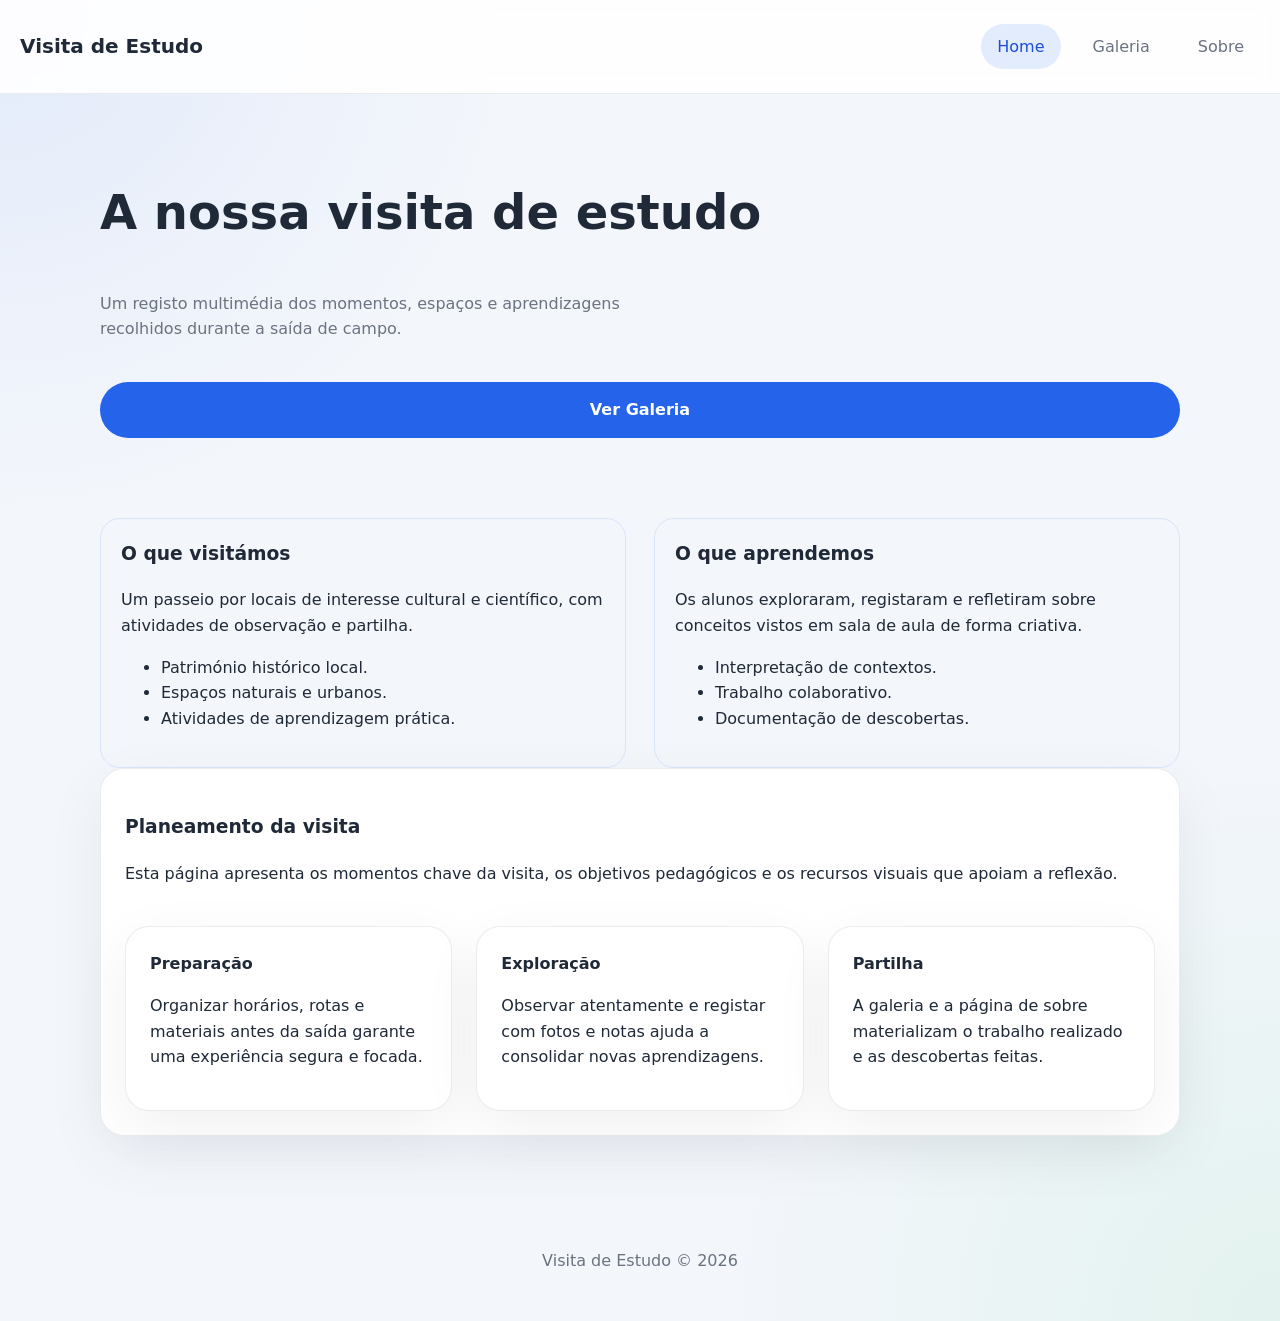
<file: index.html>
<!DOCTYPE html>
<html lang="en">
<head>
    <meta charset="UTF-8">
    <meta name="viewport" content="width=device-width, initial-scale=1.0">
    <title>Visita de Estudo - Home</title>
    <link rel="stylesheet" href="styles.css">
    <script src="script.js" defer></script>
</head>
<body class="home-page">
    <header>
        <h1>Visita de Estudo</h1>
        <nav>
            <a href="index.html">Home</a>
            <a href="galeria.html">Galeria</a>
            <a href="sobre.html">Sobre</a>
        </nav>
    </header>
    <main>
        <section class="hero">
            <h2>A nossa visita de estudo</h2>
            <p>Um registo multimédia dos momentos, espaços e aprendizagens recolhidos durante a saída de campo.</p>
            <a href="galeria.html" class="btn">Ver Galeria</a>
        </section>

        <section class="grid-2 features">
            <article class="feature-item">
                <h3>O que visitámos</h3>
                <p>Um passeio por locais de interesse cultural e científico, com atividades de observação e partilha.</p>
                <ul>
                    <li>Património histórico local.</li>
                    <li>Espaços naturais e urbanos.</li>
                    <li>Atividades de aprendizagem prática.</li>
                </ul>
            </article>
            <article class="feature-item">
                <h3>O que aprendemos</h3>
                <p>Os alunos exploraram, registaram e refletiram sobre conceitos vistos em sala de aula de forma criativa.</p>
                <ul>
                    <li>Interpretação de contextos.</li>
                    <li>Trabalho colaborativo.</li>
                    <li>Documentação de descobertas.</li>
                </ul>
            </article>
        </section>

        <section class="details-card">
            <h3>Planeamento da visita</h3>
            <p>Esta página apresenta os momentos chave da visita, os objetivos pedagógicos e os recursos visuais que apoiam a reflexão.</p>
            <div class="grid-3" style="margin-top:1rem;">
                <div class="note-card">
                    <strong>Preparação</strong>
                    <p>Organizar horários, rotas e materiais antes da saída garante uma experiência segura e focada.</p>
                </div>
                <div class="note-card">
                    <strong>Exploração</strong>
                    <p>Observar atentamente e registar com fotos e notas ajuda a consolidar novas aprendizagens.</p>
                </div>
                <div class="note-card">
                    <strong>Partilha</strong>
                    <p>A galeria e a página de sobre materializam o trabalho realizado e as descobertas feitas.</p>
                </div>
            </div>
        </section>
    </main>
    <footer>
        <p>Visita de Estudo © 2026</p>
    </footer>
</body>
</html>
</file>
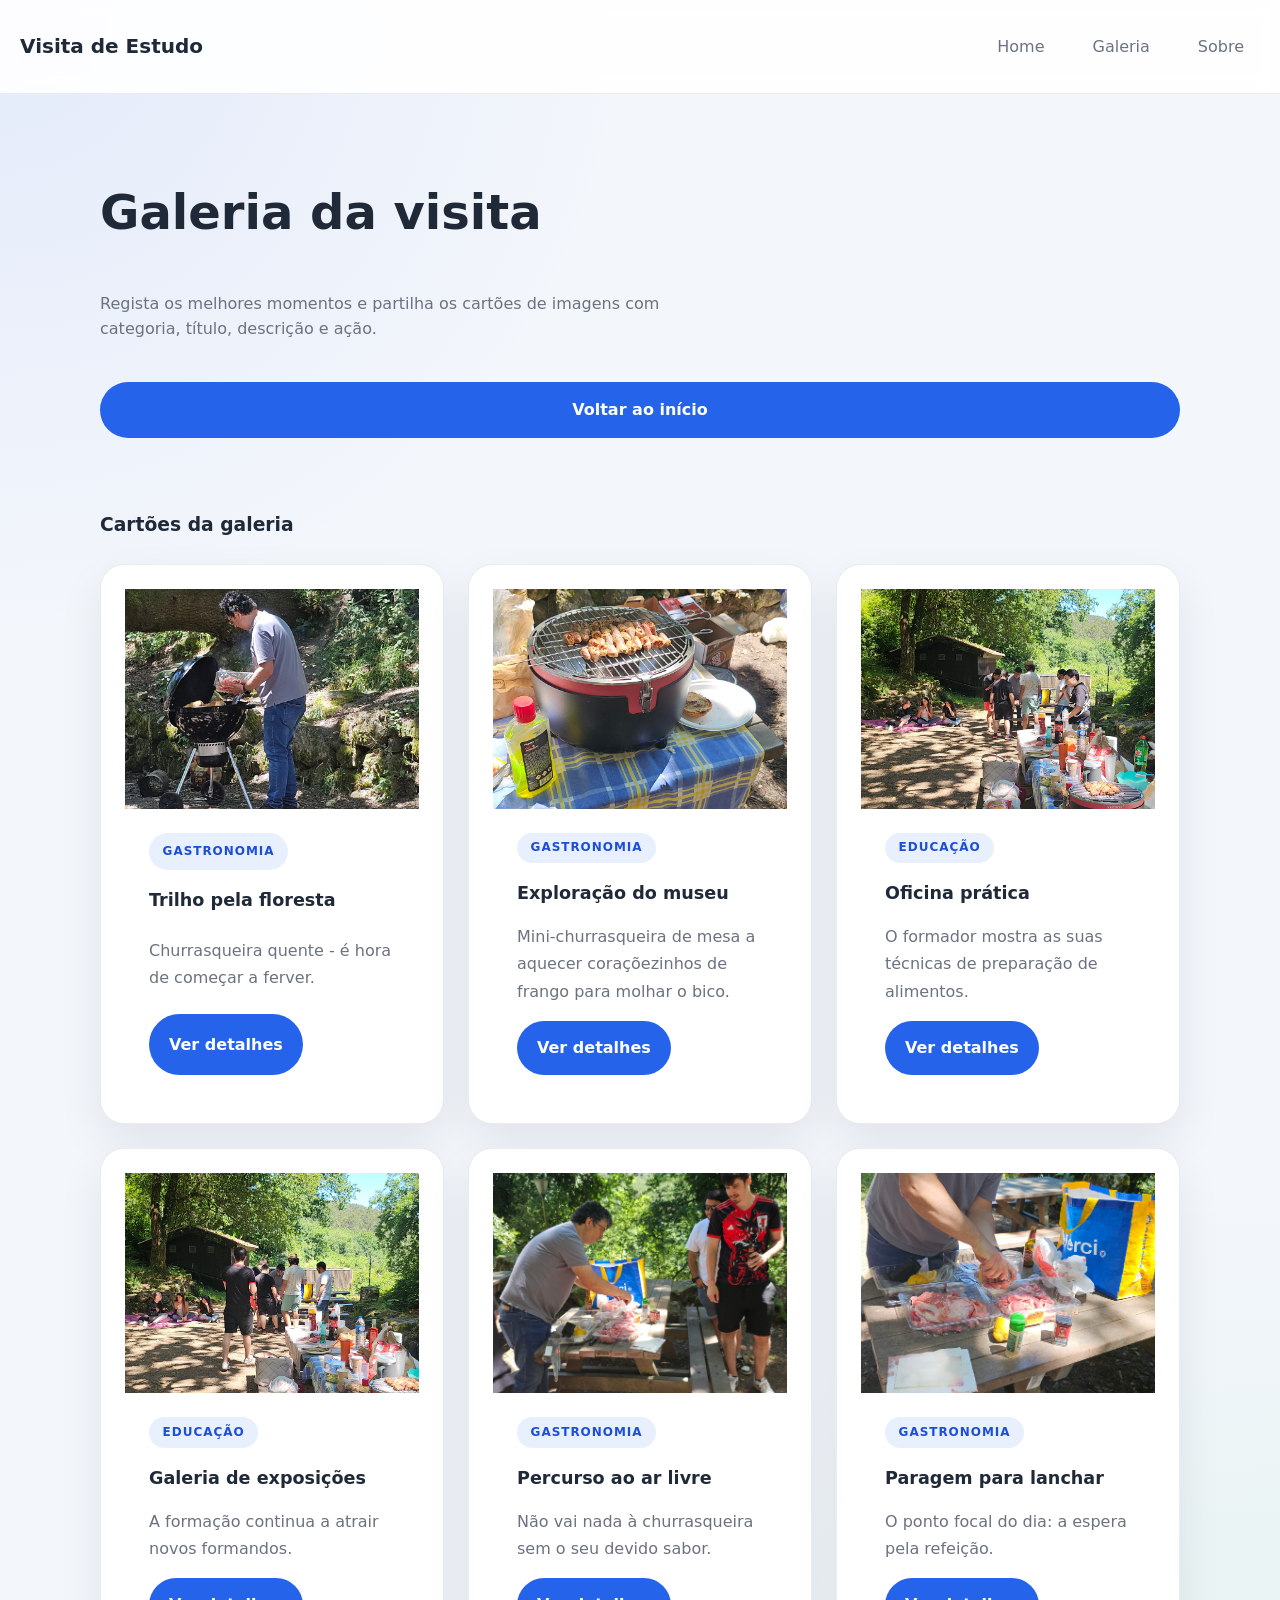
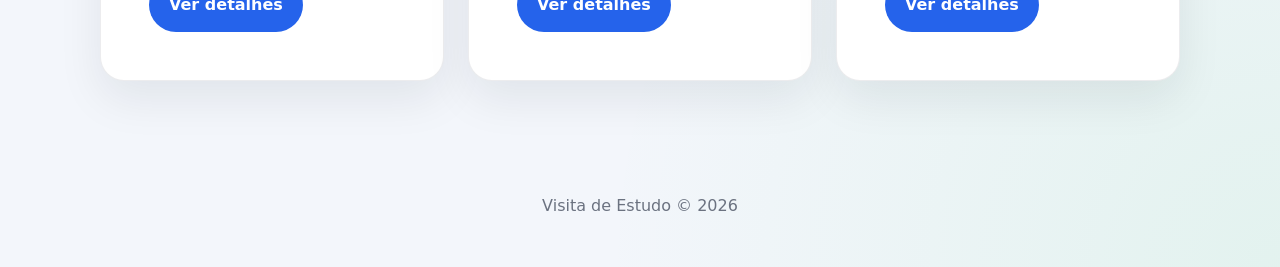
<file: galeria.html>
<!DOCTYPE html>
<html lang="pt">
<head>
    <meta charset="UTF-8">
    <meta name="viewport" content="width=device-width, initial-scale=1.0">
    <title>Visita de Estudo - Galeria</title>
    <link rel="stylesheet" href="styles.css">
</head>
<body class="galeria-page">
    <header>
        <h1>Visita de Estudo</h1>
        <nav>
            <a href="index.html">Home</a>
            <a href="galeria.html">Galeria</a>
            <a href="sobre.html">Sobre</a>
        </nav>
    </header>
    <main>
        <section class="hero">
            <h2>Galeria da visita</h2>
            <p>Regista os melhores momentos e partilha os cartões de imagens com categoria, título, descrição e ação.</p>
            <a href="index.html" class="btn">Voltar ao início</a>
        </section>

        <section class="gallery-section">
            <h3>Cartões da galeria</h3>
            <div class="gallery-grid">
                <article class="gallery-card">
                    <img src="img/1.jpg" alt="Início dos odores do dia">
                    <div class="card-content">
                        <span class="card-category">Gastronomia</span>
                        <h4>Trilho pela floresta</h4>
                        <p>Churrasqueira quente - é hora de começar a ferver.</p>
                        <a href="#" class="button card-button">Ver detalhes</a>
                    </div>
                </article>
                <article class="gallery-card">
                    <img src="img/2.jpg" alt="Entradas">
                    <div class="card-content">
                        <span class="card-category">Gastronomia</span>
                        <h4>Exploração do museu</h4>
                        <p>Mini-churrasqueira de mesa a aquecer coraçõezinhos de frango para molhar o bico.</p>
                        <a href="#" class="button card-button">Ver detalhes</a>
                    </div>
                </article>
                <article class="gallery-card">
                    <img src="img/3.jpg" alt="Formação de grupo durante a visita">
                    <div class="card-content">
                        <span class="card-category">Educação</span>
                        <h4>Oficina prática</h4>
                        <p>O formador mostra as suas técnicas de preparação de alimentos.</p>
                        <a href="#" class="button card-button">Ver detalhes</a>
                    </div>
                </article>
                <article class="gallery-card">
                    <img src="img/4.jpg" alt="Continuação">
                    <div class="card-content">
                        <span class="card-category">Educação</span>
                        <h4>Galeria de exposições</h4>
                        <p>A formação continua a atrair novos formandos.</p>
                        <a href="#" class="button card-button">Ver detalhes</a>
                    </div>
                </article>
                <article class="gallery-card">
                    <img src="img/5.jpg" alt="Carninha quase pronta">
                    <div class="card-content">
                        <span class="card-category">Gastronomia</span>
                        <h4>Percurso ao ar livre</h4>
                        <p>Não vai nada à churrasqueira sem o seu devido sabor.</p>
                        <a href="#" class="button card-button">Ver detalhes</a>
                    </div>
                </article>
                <article class="gallery-card">
                    <img src="img/6.jpg" alt="Uma pitada final de tempero">
                    <div class="card-content">
                        <span class="card-category">Gastronomia</span>
                        <h4>Paragem para lanchar</h4>
                        <p>O ponto focal do dia: a espera pela refeição.</p>
                        <a href="#" class="button card-button">Ver detalhes</a>
                    </div>
                </article>
            </div>
        </section>
    </main>
    <footer>
        <p>Visita de Estudo © 2026</p>
    </footer>
</body>
</html>
</file>
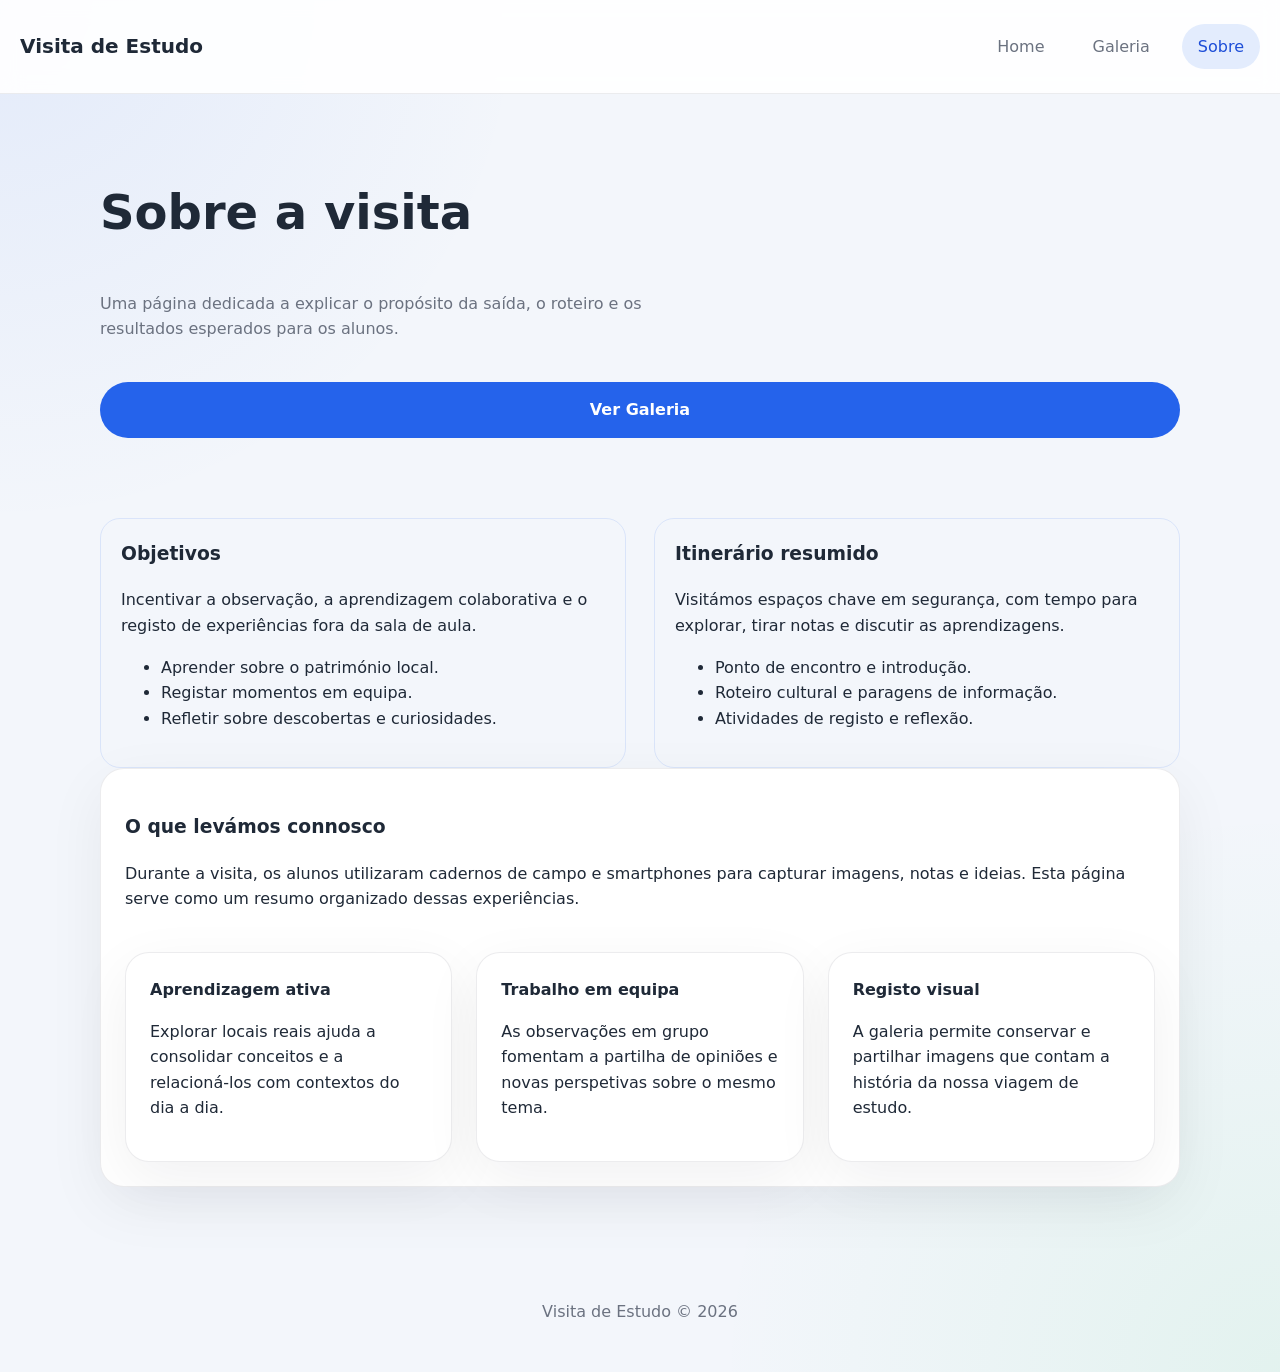
<file: sobre.html>
<!DOCTYPE html>
<html lang="pt">
<head>
    <meta charset="UTF-8">
    <meta name="viewport" content="width=device-width, initial-scale=1.0">
    <title>Visita de Estudo - Sobre</title>
    <link rel="stylesheet" href="styles.css">
    <script src="script.js" defer></script>
</head>
<body class="sobre-page">
    <header>
        <h1>Visita de Estudo</h1>
        <nav>
            <a href="index.html">Home</a>
            <a href="galeria.html">Galeria</a>
            <a href="sobre.html">Sobre</a>
        </nav>
    </header>
    <main>
        <section class="hero">
            <h2>Sobre a visita</h2>
            <p>Uma página dedicada a explicar o propósito da saída, o roteiro e os resultados esperados para os alunos.</p>
            <a href="galeria.html" class="btn">Ver Galeria</a>
        </section>

        <section class="grid-2 features">
            <article class="feature-item">
                <h3>Objetivos</h3>
                <p>Incentivar a observação, a aprendizagem colaborativa e o registo de experiências fora da sala de aula.</p>
                <ul>
                    <li>Aprender sobre o património local.</li>
                    <li>Registar momentos em equipa.</li>
                    <li>Refletir sobre descobertas e curiosidades.</li>
                </ul>
            </article>
            <article class="feature-item">
                <h3>Itinerário resumido</h3>
                <p>Visitámos espaços chave em segurança, com tempo para explorar, tirar notas e discutir as aprendizagens.</p>
                <ul>
                    <li>Ponto de encontro e introdução.</li>
                    <li>Roteiro cultural e paragens de informação.</li>
                    <li>Atividades de registo e reflexão.</li>
                </ul>
            </article>
        </section>

        <section class="details-card">
            <h3>O que levámos connosco</h3>
            <p>Durante a visita, os alunos utilizaram cadernos de campo e smartphones para capturar imagens, notas e ideias. Esta página serve como um resumo organizado dessas experiências.</p>
            <div class="grid-3" style="margin-top:1rem;">
                <div class="note-card">
                    <strong>Aprendizagem ativa</strong>
                    <p>Explorar locais reais ajuda a consolidar conceitos e a relacioná-los com contextos do dia a dia.</p>
                </div>
                <div class="note-card">
                    <strong>Trabalho em equipa</strong>
                    <p>As observações em grupo fomentam a partilha de opiniões e novas perspetivas sobre o mesmo tema.</p>
                </div>
                <div class="note-card">
                    <strong>Registo visual</strong>
                    <p>A galeria permite conservar e partilhar imagens que contam a história da nossa viagem de estudo.</p>
                </div>
            </div>
        </section>
    </main>
    <footer>
        <p>Visita de Estudo © 2026</p>
    </footer>
</body>
</html>
</file>
<file: styles.css>
/* Global styles */
:root {
  --bg: #f3f6fb;
  --surface: #ffffff;
  --text: #1f2937;
  --muted: #6b7280;
  --brand: #2563eb;
  --brand-strong: #1d4ed8;
  --border: rgba(15, 23, 42, 0.08);
}

* {
  box-sizing: border-box;
}

body {
  margin: 0;
  font-family: Inter, system-ui, -apple-system, BlinkMacSystemFont, "Segoe UI", sans-serif;
  background: radial-gradient(circle at top left, rgba(37, 99, 235, 0.08), transparent 28%),
    radial-gradient(circle at bottom right, rgba(34, 197, 94, 0.08), transparent 30%),
    var(--bg);
  color: var(--text);
  line-height: 1.6;
}

img {
  max-width: 100%;
  display: block;
}

a {
  color: inherit;
  text-decoration: none;
}

header {
  padding: 1.5rem 1.25rem;
  display: flex;
  align-items: center;
  justify-content: space-between;
  gap: 1rem;
  position: sticky;
  top: 0;
  z-index: 10;
  background: rgba(255, 255, 255, 0.9);
  backdrop-filter: blur(10px);
  border-bottom: 1px solid rgba(15, 23, 42, 0.08);
}

header h1 {
  margin: 0;
  font-size: 1.25rem;
}

nav {
  display: flex;
  gap: 1rem;
  flex-wrap: wrap;
}

nav a {
  padding: 0.6rem 1rem;
  border-radius: 999px;
  color: var(--muted);
  transition: background 0.2s, color 0.2s;
}

nav a:hover,
nav a.active {
  background: rgba(37, 99, 235, 0.12);
  color: var(--brand-strong);
}

main {
  max-width: 1120px;
  margin: 0 auto;
  padding: 2rem 1.25rem 4rem;
}

.hero {
  display: grid;
  gap: 1.5rem;
  padding: 3rem 0;
}

.hero h2 {
  font-size: clamp(2rem, 4vw, 3rem);
  margin: 0;
}

.hero p {
  max-width: 58ch;
  color: var(--muted);
}

.btn,
.button {
  display: inline-flex;
  align-items: center;
  justify-content: center;
  background: var(--brand);
  color: white;
  border: none;
  padding: 0.95rem 1.4rem;
  border-radius: 999px;
  font-weight: 600;
  transition: transform 0.2s ease, background 0.2s ease;
}

.btn:hover,
.button:hover {
  transform: translateY(-1px);
  background: var(--brand-strong);
}

.section-card,
.details-card,
.gallery-card,
.upload-panel,
.note-card {
  background: var(--surface);
  border: 1px solid var(--border);
  border-radius: 24px;
  padding: 1.5rem;
  box-shadow: 0 18px 60px rgba(15, 23, 42, 0.06);
}

.grid-2 {
  display: grid;
  gap: 1.75rem;
  grid-template-columns: repeat(2, minmax(0, 1fr));
}

.grid-3 {
  display: grid;
  gap: 1.5rem;
  grid-template-columns: repeat(3, minmax(0, 1fr));
}

.features {
  margin-top: 2rem;
}

.feature-item {
  padding: 1.25rem;
  border-radius: 20px;
  border: 1px solid rgba(37, 99, 235, 0.12);
  transition: transform 0.2s ease;
}

.feature-item:hover {
  transform: translateY(-2px);
}

.feature-item h3 {
  margin-top: 0;
}

footer {
  text-align: center;
  padding: 2rem 1.25rem;
  color: var(--muted);
}

.gallery-section {
  margin-top: 1.5rem;
}

.gallery-section h3 {
  margin-bottom: 1.25rem;
}

.gallery-grid {
  display: grid;
  gap: 1.5rem;
  grid-template-columns: repeat(auto-fit, minmax(260px, 1fr));
  margin-top: 1.5rem;
}

.gallery-card {
  display: grid;
  grid-template-rows: auto 1fr;
  background: var(--surface);
  border: 1px solid var(--border);
  border-radius: 24px;
  overflow: hidden;
  box-shadow: 0 18px 45px rgba(15, 23, 42, 0.08);
  transition: transform 0.25s ease, box-shadow 0.25s ease;
}

.gallery-card:hover {
  transform: translateY(-4px);
  box-shadow: 0 24px 60px rgba(15, 23, 42, 0.12);
}

.gallery-card img {
  width: 100%;
  height: 220px;
  object-fit: cover;
  display: block;
}

.card-content {
  display: grid;
  gap: 1rem;
  padding: 1.5rem;
}

.card-category {
  display: inline-flex;
  align-items: center;
  justify-content: center;
  padding: 0.35rem 0.85rem;
  border-radius: 999px;
  background: rgba(37, 99, 235, 0.1);
  color: var(--brand-strong);
  font-size: 0.75rem;
  font-weight: 700;
  text-transform: uppercase;
  letter-spacing: 0.08em;
  width: fit-content;
}

.card-content h4 {
  margin: 0;
  font-size: 1.1rem;
}

.card-content p {
  margin: 0;
  color: var(--muted);
  line-height: 1.7;
}

.card-button {
  justify-self: start;
  padding: 0.9rem 1.25rem;
}

.upload-panel {
  display: grid;
  gap: 1rem;
}

.upload-panel label {
  display: block;
  font-weight: 600;
  margin-bottom: 0.5rem;
}

.upload-panel input[type="file"] {
  width: 100%;
  border: 1px solid var(--border);
  border-radius: 14px;
  padding: 0.8rem 1rem;
  background: #f9fafb;
}

.alert {
  display: inline-flex;
  align-items: center;
  gap: 0.75rem;
  padding: 1rem 1.25rem;
  border-radius: 18px;
  background: rgba(37, 99, 235, 0.08);
  color: var(--brand-strong);
  border: 1px solid rgba(37, 99, 235, 0.16);
}

.note-card {
  margin-top: 1.5rem;
}

@media (max-width: 900px) {
  .grid-2,
  .grid-3 {
    grid-template-columns: 1fr;
  }
}

@media (max-width: 640px) {
  header {
    flex-direction: column;
    align-items: flex-start;
  }

  .hero {
    padding-top: 2rem;
  }
}
</file>
